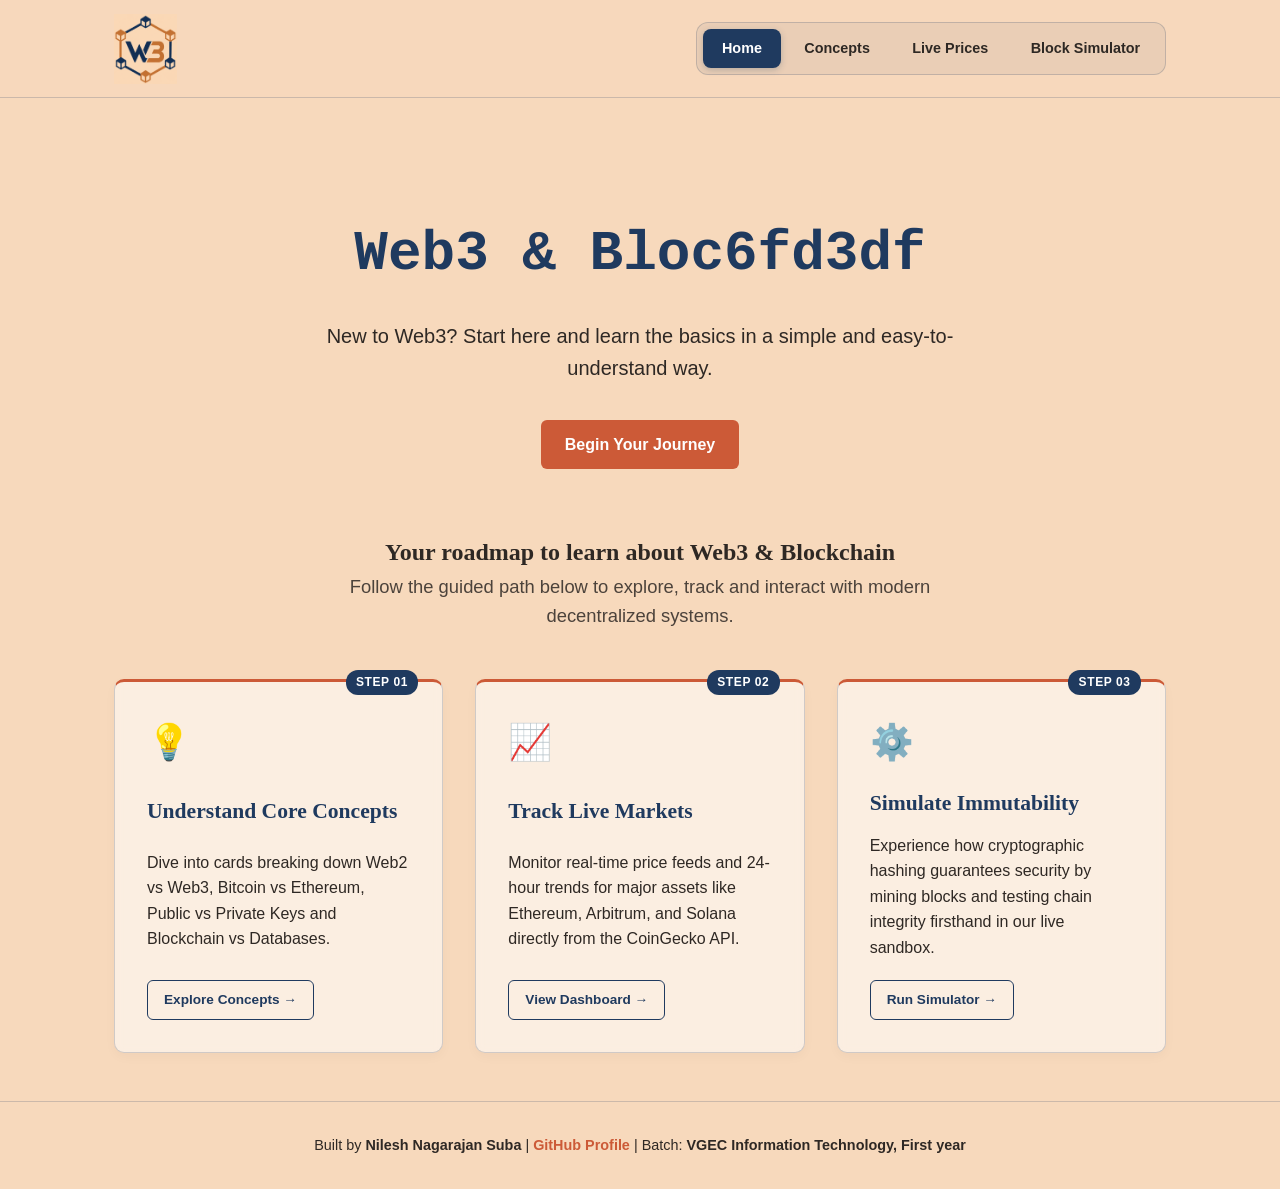
<file: index.html>
<!DOCTYPE html>
<html lang="en">
<head>
  <meta charset="UTF-8" />
  <meta name="viewport" content="width=device-width, initial-scale=1.0" />
  <title>Home | Web3 &amp; Blockchain</title>
  <link rel="stylesheet" href="styles.css" />
</head>
<body>

  <header>
    <div class="nav-container">
      <a href="index.html" class="logo-link">
        <img src="assets/icons/logo.png" alt="Logo" class="logo-img" />
      </a>
      <nav>
        <ul>
          <li><a href="index.html" class="active">Home</a></li>
          <li><a href="concepts.html">Concepts</a></li>
          <li><a href="prices.html">Live Prices</a></li>
          <li><a href="simulator.html">Block Simulator</a></li>
        </ul>
      </nav>
    </div>
  </header>

  <main>
    <!-- Hero Section -->
    <section class="hero">
      <h1 id="hero-decoding-heading" class="decoding-title">Web3 &amp; Blockchain</h1>
      <p>
        New to Web3? Start here and learn the basics in a simple and easy-to-understand way.
      </p>
      <a href="concepts.html" class="btn btn-accent">Begin Your Journey</a>
    </section>

    <!-- Learning Roadmap Section -->
    <section>
      <div class="page-header">
        <h2>Your roadmap to learn about Web3 & Blockchain</h2>
        <p>Follow the guided path below to explore, track and interact with modern decentralized systems.</p>
      </div>

      <div class="feature-grid">
        <!-- Step 1 -->
        <article class="card journey-card">
          <div class="journey-badge">Step 01</div>
          <div class="card-icon">💡</div>
          <h3>Understand Core Concepts</h3>
          <p>
            Dive into cards breaking down Web2 vs Web3, Bitcoin vs Ethereum, Public vs Private Keys and Blockchain vs Databases.
          </p>
          <a href="concepts.html" class="btn btn-step">Explore Concepts &rarr;</a>
        </article>

        <!-- Step 2 -->
        <article class="card journey-card">
          <div class="journey-badge">Step 02</div>
          <div class="card-icon">📈</div>
          <h3>Track Live Markets</h3>
          <p>
            Monitor real-time price feeds and 24-hour trends for major assets like Ethereum, Arbitrum, and Solana directly from the CoinGecko API.
          </p>
          <a href="prices.html" class="btn btn-step">View Dashboard &rarr;</a>
        </article>

        <!-- Step 3 -->
        <article class="card journey-card">
          <div class="journey-badge">Step 03</div>
          <div class="card-icon">⚙️</div>
          <h3>Simulate Immutability</h3>
          <p>
            Experience how cryptographic hashing guarantees security by mining blocks and testing chain integrity firsthand in our live sandbox.
          </p>
          <a href="simulator.html" class="btn btn-step">Run Simulator &rarr;</a>
        </article>
      </div>
    </section>
  </main>

  <footer>
    <p>Built by <strong>Nilesh Nagarajan Suba</strong> | 
      <a href="https://github.com/nileshns-dev" target="_blank">GitHub Profile</a> | 
      Batch: <strong>VGEC Information Technology, First year</strong>
    </p>
  </footer>

  <script src="script.js"></script>
</body>
</html>
</file>
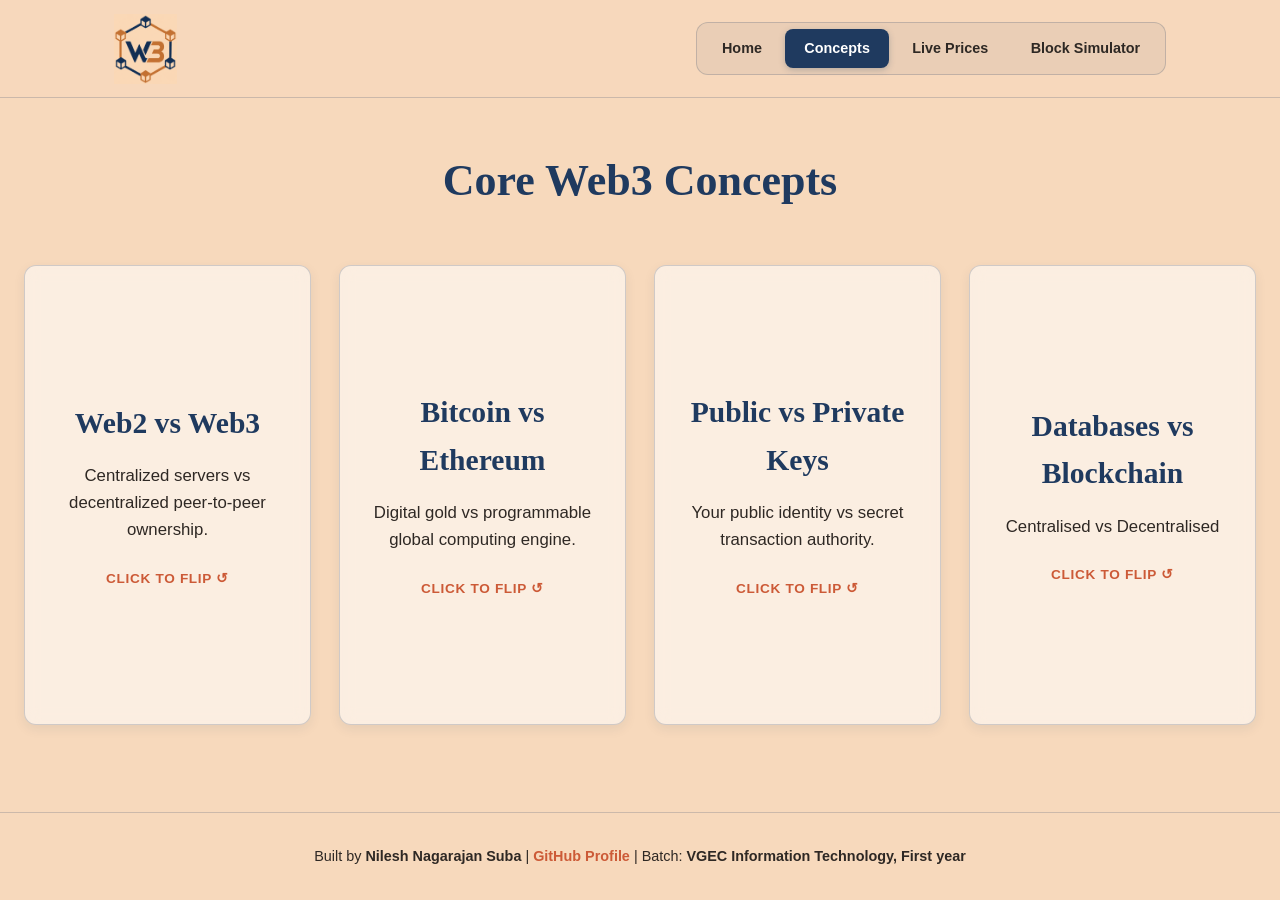
<file: concepts.html>
<!DOCTYPE html>
<html lang="en">
<head>
  <meta charset="UTF-8" />
  <meta name="viewport" content="width=device-width, initial-scale=1.0" />
  <title>Concepts | Web3 &amp; Blockchain</title>
  <link rel="stylesheet" href="styles.css" />
</head>
<body>

  <header>
    <div class="nav-container">
      <a href="index.html" class="logo-link">
        <img src="assets/icons/logo.png" alt="Logo" class="logo-img" />
      </a>
      <nav>
        <ul>
          <li><a href="index.html">Home</a></li>
          <li><a href="concepts.html" class="active">Concepts</a></li>
          <li><a href="prices.html">Live Prices</a></li>
          <li><a href="simulator.html">Block Simulator</a></li>
        </ul>
      </nav>
    </div>
  </header>

  <main>
    <div class="page-header">
      <h1>Core Web3 Concepts</h1>
    </div>

    <div class="comparison-grid">
      <!-- Card 1 -->
      <div class="flip-card">
        <div class="flip-card-inner">
          <div class="flip-card-front">
            <h2>Web2 vs Web3</h2>
            <p>Centralized servers vs decentralized peer-to-peer ownership.</p>
            <span class="flip-hint">Click to Flip ↺</span>
          </div>
          <div class="flip-card-back">
            <h3>Web2 vs Web3</h3>
            <p><strong>Web2:</strong> Web2 is the internet we use every day. We can create content, chat with others and use apps, but most of our data is controlled by companies.</p>
            <p style="margin-top:0.5rem;"><strong>Web3:</strong> Web3 aims to give users more control. Instead of relying on one company, apps use blockchain so users can own their digital identity and assets.</p>
          </div>
        </div>
      </div>

      <!-- Card 2 -->
      <div class="flip-card">
        <div class="flip-card-inner">
          <div class="flip-card-front">
            <h2>Bitcoin vs Ethereum</h2>
            <p>Digital gold vs programmable global computing engine.</p>
            <span class="flip-hint">Click to Flip ↺</span>
          </div>
          <div class="flip-card-back">
            <h3>Bitcoin vs Ethereum</h3>
            <p><strong>Bitcoin:</strong> Bitcoin was mainly created to work as digital money. Its main goal is to let people send and receive value without a bank.</p>
            <p style="margin-top:0.5rem;"><strong>Ethereum:</strong> Ethereum does that too, but it can also run smart contracts and decentralized applications (dApps). Because of this, Ethereum is used for many blockchain projects besides payments.</p>
          </div>
        </div>
      </div>

      <!-- Card 3 -->
      <div class="flip-card">
        <div class="flip-card-inner">
          <div class="flip-card-front">
            <h2>Public vs Private Keys</h2>
            <p>Your public identity vs secret transaction authority.</p>
            <span class="flip-hint">Click to Flip ↺</span>
          </div>
          <div class="flip-card-back">
            <h3>Public vs Private Keys</h3>
            <p><strong>Public Key:</strong> A public key is like your wallet address. You can safely share it with others so they can send you cryptocurrency.</p>
            <p style="margin-top:0.5rem;"><strong>Private Key:</strong> A private key is like the secret key to your wallet. It proves that you own the wallet and lets you access your funds. It should never be shared with anyone.</p>
          </div>
        </div>
      </div>

      <!-- Card 4 -->
      <div class="flip-card">
        <div class="flip-card-inner">
          <div class="flip-card-front">
            <h2>Databases vs Blockchain</h2>
            <p>Centralised vs Decentralised</p>
            <span class="flip-hint">Click to Flip ↺</span>
          </div>
          <div class="flip-card-back">
            <h3>Databases vs Blockchain</h3>
            <p><strong>Databases:</strong> A traditional database is usually managed by one company or organization. It can add, edit, or delete data whenever needed.</p>
            <p style="margin-top:0.5rem;"><strong>Blockchain:</strong> A blockchain stores data in linked blocks that are shared across many computers. Once data is added, it is very difficult to change, making it more transparent and secure.</p>
          </div>
        </div>
      </div>
    </div>
  </main>

  <footer>
    <p>Built by <strong>Nilesh Nagarajan Suba</strong> | 
      <a href="https://github.com/nileshns-dev" target="_blank">GitHub Profile</a> | 
      Batch: <strong>VGEC Information Technology, First year</strong>
    </p>
  </footer>

  <script src="script.js"></script>
</body>
</html>
</file>
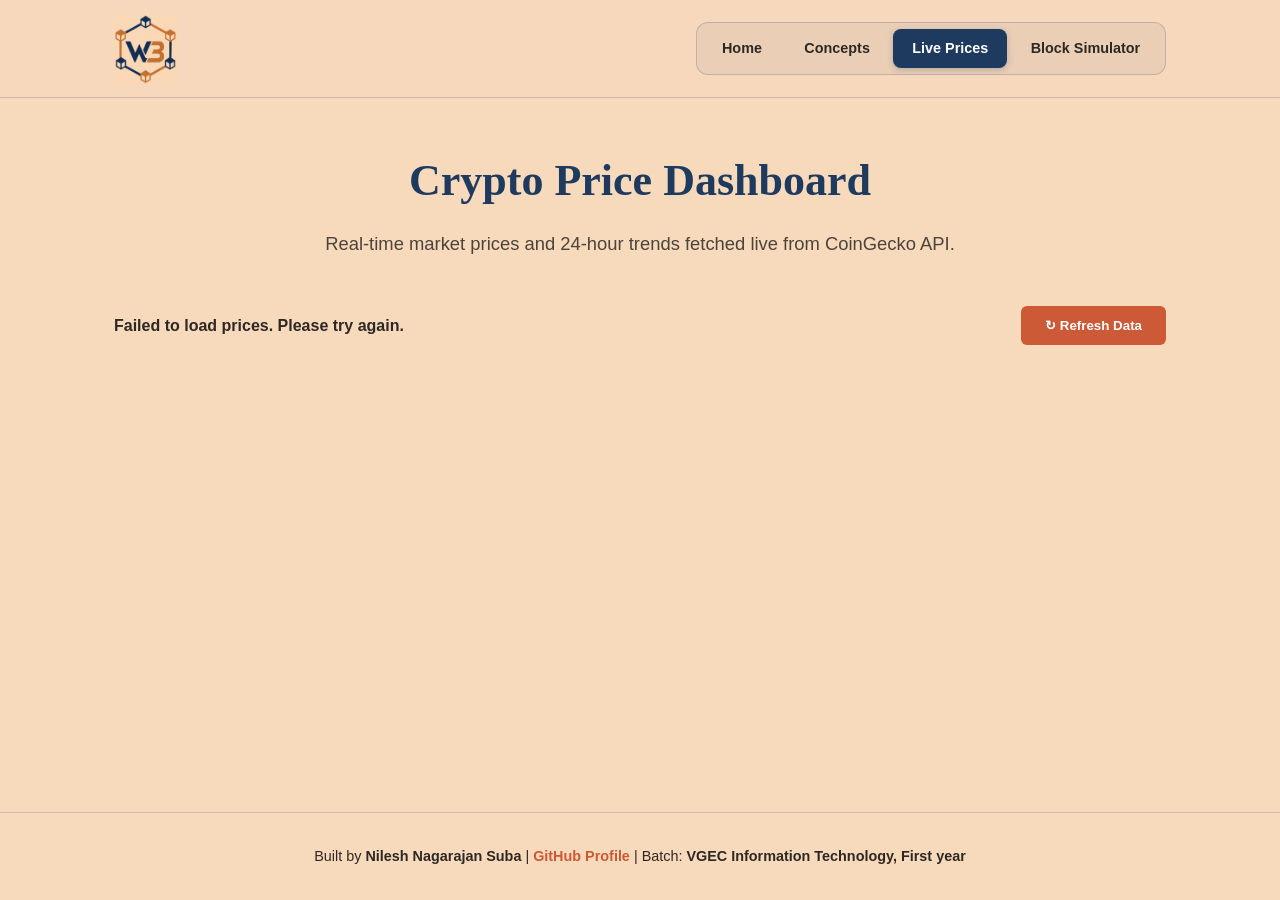
<file: prices.html>
<!DOCTYPE html>
<html lang="en">
<head>
  <meta charset="UTF-8" />
  <meta name="viewport" content="width=device-width, initial-scale=1.0" />
  <title>Live Prices | Web3 &amp; Blockchain</title>
  <link rel="stylesheet" href="styles.css" />
</head>
<body>

  <header>
    <div class="nav-container">
      <a href="index.html" class="logo-link">
        <img src="assets/icons/logo.png" alt="Logo" class="logo-img" />
      </a>
      <nav>
        <ul>
          <li><a href="index.html">Home</a></li>
          <li><a href="concepts.html">Concepts</a></li>
          <li><a href="prices.html" class="active">Live Prices</a></li>
          <li><a href="simulator.html">Block Simulator</a></li>
        </ul>
      </nav>
    </div>
  </header>

  <main>
    <div class="page-header">
      <h1>Crypto Price Dashboard</h1>
      <p>Real-time market prices and 24-hour trends fetched live from CoinGecko API.</p>
    </div>

    <div class="dashboard-controls">
      <span id="api-status" style="font-weight: 600;">Loading prices...</span>
      <button onclick="fetchCryptoPrices()" class="btn btn-accent">↻ Refresh Data</button>
    </div>

    <div id="price-cards-container" class="price-grid"></div>
  </main>

  <footer>
    <p>Built by <strong>Nilesh Nagarajan Suba</strong> |
      <a href="https://github.com/nileshns-dev" target="_blank">GitHub Profile</a> |
      Batch: <strong>VGEC Information Technology, First year</strong>
    </p>
  </footer>

  <script src="script.js"></script>
</body>
</html>
</file>
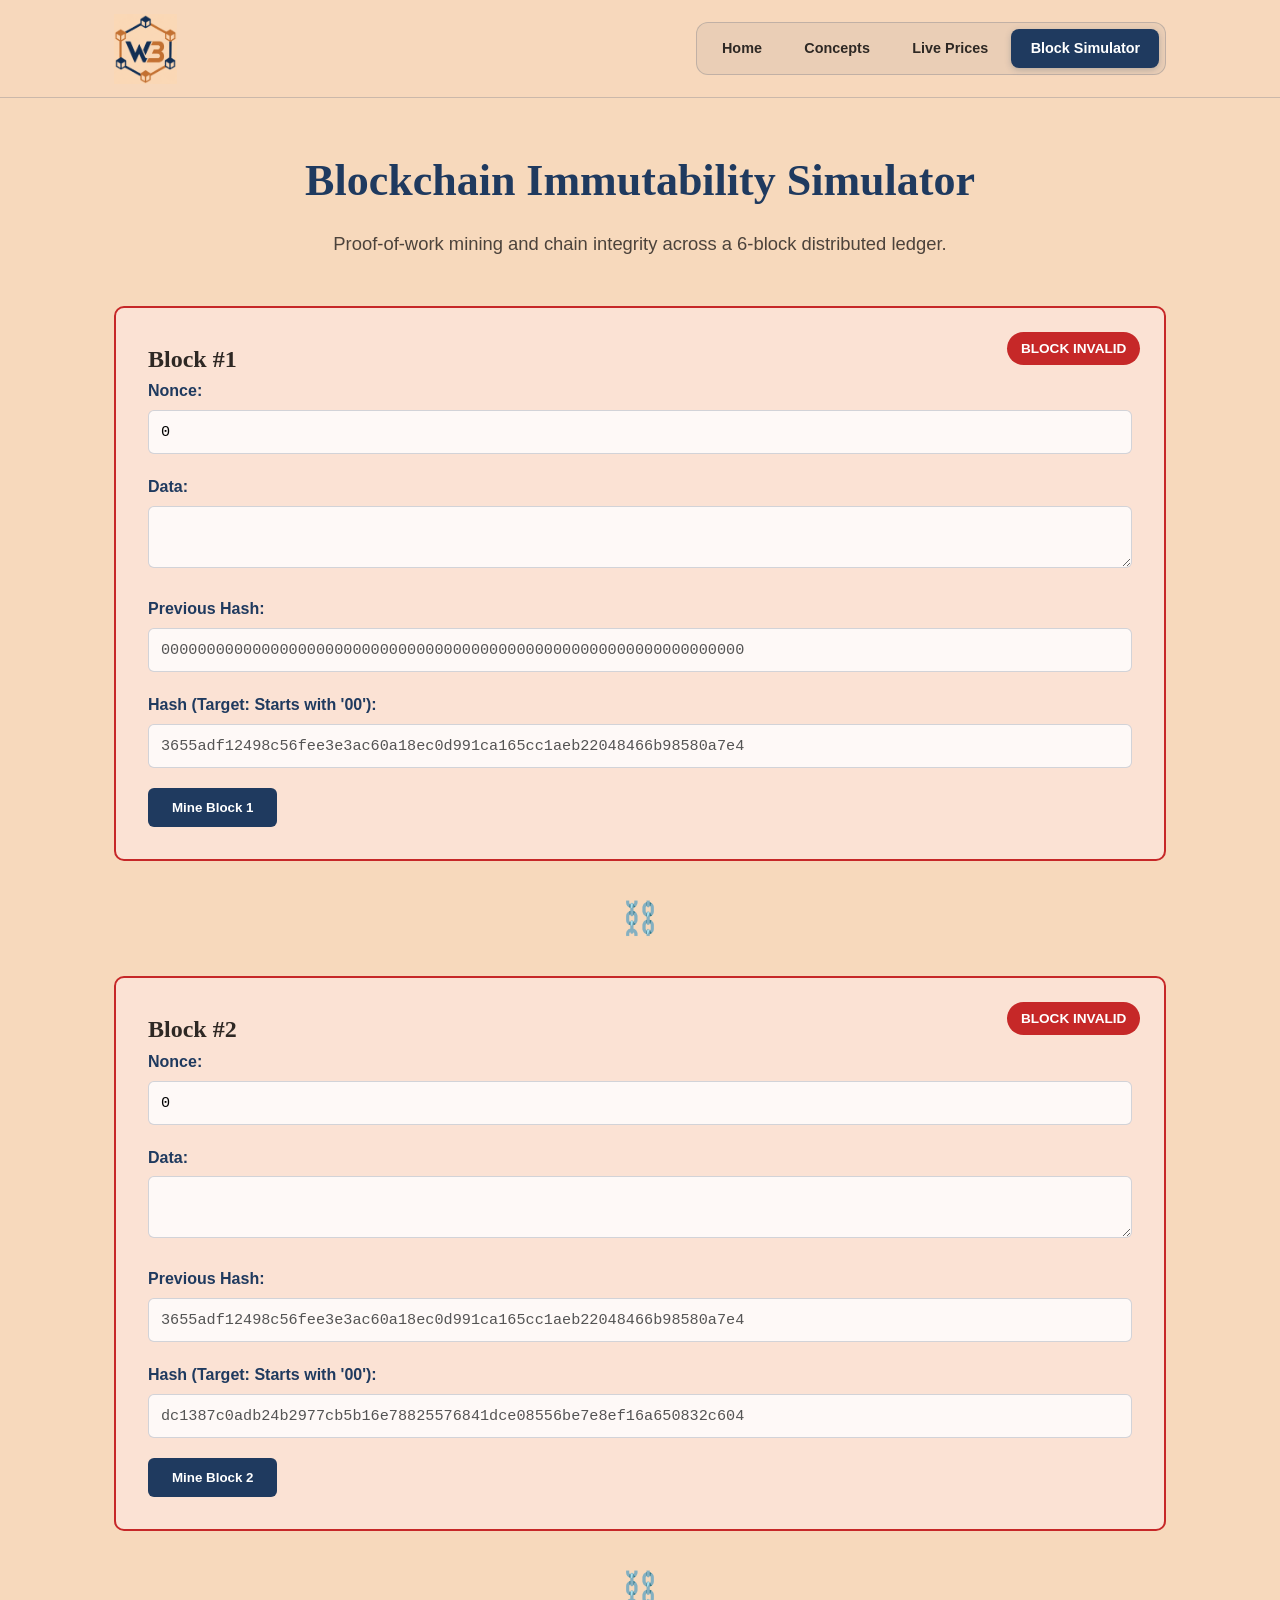
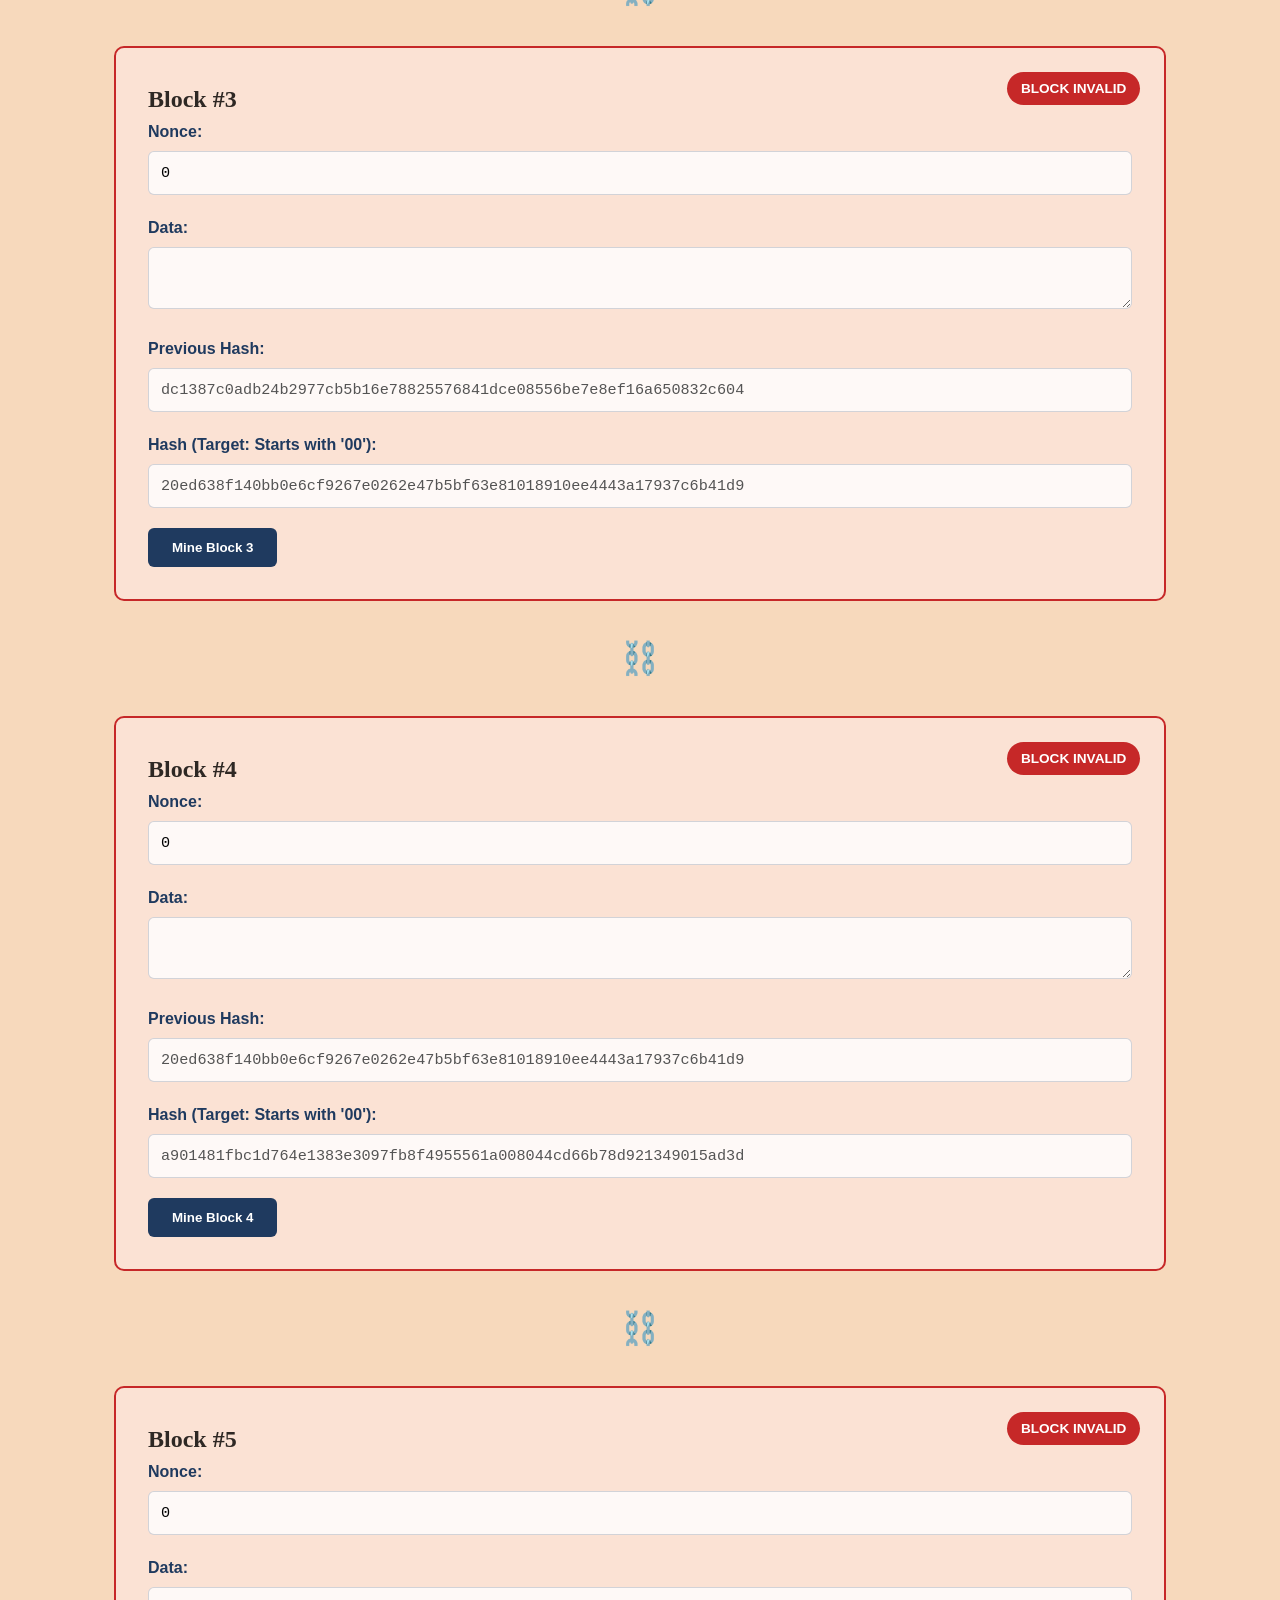
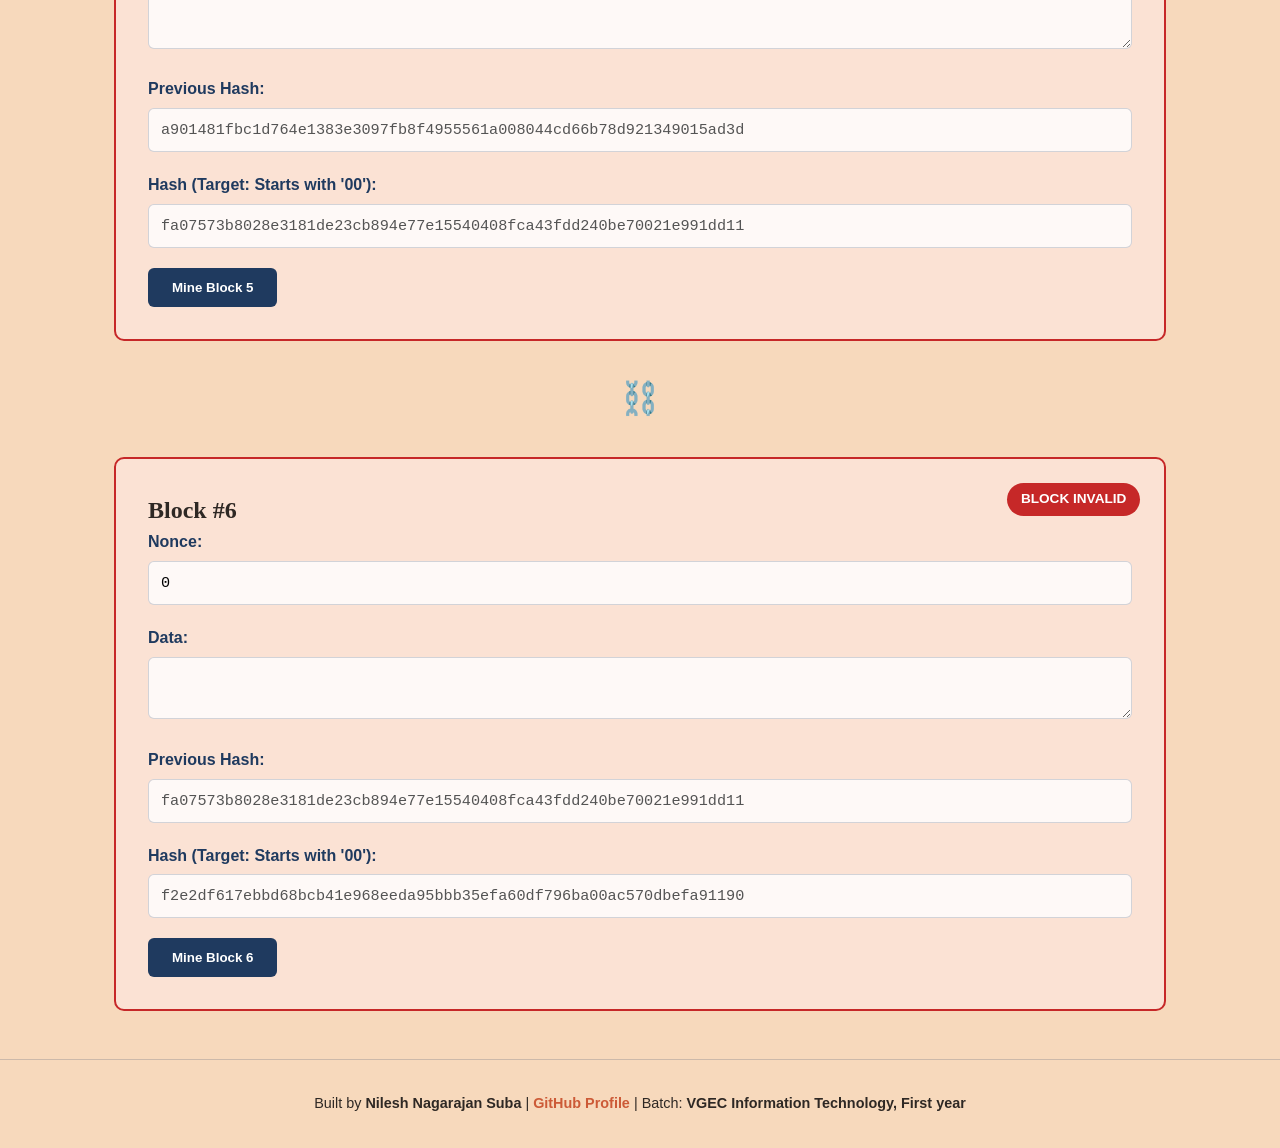
<file: simulator.html>
<!DOCTYPE html>
<html lang="en">
<head>
  <meta charset="UTF-8" />
  <meta name="viewport" content="width=device-width, initial-scale=1.0" />
  <title>Block Simulator | Web3 &amp; Blockchain</title>
  <link rel="stylesheet" href="styles.css" />
</head>
<body>

  <header>
    <div class="nav-container">
      <a href="index.html" class="logo-link">
        <img src="assets/icons/logo.png" alt="Logo" class="logo-img" />
      </a>
      <nav>
        <ul>
          <li><a href="index.html">Home</a></li>
          <li><a href="concepts.html">Concepts</a></li>
          <li><a href="prices.html">Live Prices</a></li>
          <li><a href="simulator.html" class="active">Block Simulator</a></li>
        </ul>
      </nav>
    </div>
  </header>

  <main>
    <div class="page-header">
      <h1>Blockchain Immutability Simulator</h1>
      <p>Proof-of-work mining and chain integrity across a 6-block distributed ledger.</p>
    </div>

    <div class="chain-container">
      <!-- Block 1 -->
      <article class="block-card valid" id="b1-card">
        <span class="status-badge" id="b1-status">Block Valid</span>
        <h2>Block #1</h2>
        <div class="form-group">
          <label>Nonce:</label>
          <input type="number" id="b1-nonce" value="0" oninput="updateChainUI()" />
        </div>
        <div class="form-group">
          <label>Data:</label>
          <textarea id="b1-data" rows="2" oninput="updateChainUI()"></textarea>
        </div>
        <div class="form-group">
          <label>Previous Hash:</label>
          <input type="text" value="0000000000000000000000000000000000000000000000000000000000000000" disabled />
        </div>
        <div class="form-group">
          <label>Hash (Target: Starts with '00'):</label>
          <input type="text" id="b1-hash" disabled />
        </div>
        <button onclick="mineBlock(1)" class="btn">Mine Block 1</button>
      </article>

      <div class="chain-connector">⛓️</div>

      <!-- Block 2 -->
      <article class="block-card valid" id="b2-card">
        <span class="status-badge" id="b2-status">Block Valid</span>
        <h2>Block #2</h2>
        <div class="form-group">
          <label>Nonce:</label>
          <input type="number" id="b2-nonce" value="0" oninput="updateChainUI()" />
        </div>
        <div class="form-group">
          <label>Data:</label>
          <textarea id="b2-data" rows="2" oninput="updateChainUI()"></textarea>
        </div>
        <div class="form-group">
          <label>Previous Hash:</label>
          <input type="text" id="b2-prev" disabled />
        </div>
        <div class="form-group">
          <label>Hash (Target: Starts with '00'):</label>
          <input type="text" id="b2-hash" disabled />
        </div>
        <button onclick="mineBlock(2)" class="btn">Mine Block 2</button>
      </article>

      <div class="chain-connector">⛓️</div>

      <!-- Block 3 -->
      <article class="block-card valid" id="b3-card">
        <span class="status-badge" id="b3-status">Block Valid</span>
        <h2>Block #3</h2>
        <div class="form-group">
          <label>Nonce:</label>
          <input type="number" id="b3-nonce" value="0" oninput="updateChainUI()" />
        </div>
        <div class="form-group">
          <label>Data:</label>
          <textarea id="b3-data" rows="2" oninput="updateChainUI()"></textarea>
        </div>
        <div class="form-group">
          <label>Previous Hash:</label>
          <input type="text" id="b3-prev" disabled />
        </div>
        <div class="form-group">
          <label>Hash (Target: Starts with '00'):</label>
          <input type="text" id="b3-hash" disabled />
        </div>
        <button onclick="mineBlock(3)" class="btn">Mine Block 3</button>
      </article>

      <div class="chain-connector">⛓️</div>

      <!-- Block 4 -->
      <article class="block-card valid" id="b4-card">
        <span class="status-badge" id="b4-status">Block Valid</span>
        <h2>Block #4</h2>
        <div class="form-group">
          <label>Nonce:</label>
          <input type="number" id="b4-nonce" value="0" oninput="updateChainUI()" />
        </div>
        <div class="form-group">
          <label>Data:</label>
          <textarea id="b4-data" rows="2" oninput="updateChainUI()"></textarea>
        </div>
        <div class="form-group">
          <label>Previous Hash:</label>
          <input type="text" id="b4-prev" disabled />
        </div>
        <div class="form-group">
          <label>Hash (Target: Starts with '00'):</label>
          <input type="text" id="b4-hash" disabled />
        </div>
        <button onclick="mineBlock(4)" class="btn">Mine Block 4</button>
      </article>

      <div class="chain-connector">⛓️</div>

      <!-- Block 5 -->
      <article class="block-card valid" id="b5-card">
        <span class="status-badge" id="b5-status">Block Valid</span>
        <h2>Block #5</h2>
        <div class="form-group">
          <label>Nonce:</label>
          <input type="number" id="b5-nonce" value="0" oninput="updateChainUI()" />
        </div>
        <div class="form-group">
          <label>Data:</label>
          <textarea id="b5-data" rows="2" oninput="updateChainUI()"></textarea>
        </div>
        <div class="form-group">
          <label>Previous Hash:</label>
          <input type="text" id="b5-prev" disabled />
        </div>
        <div class="form-group">
          <label>Hash (Target: Starts with '00'):</label>
          <input type="text" id="b5-hash" disabled />
        </div>
        <button onclick="mineBlock(5)" class="btn">Mine Block 5</button>
      </article>

      <div class="chain-connector">⛓️</div>

      <!-- Block 6 -->
      <article class="block-card valid" id="b6-card">
        <span class="status-badge" id="b6-status">Block Valid</span>
        <h2>Block #6</h2>
        <div class="form-group">
          <label>Nonce:</label>
          <input type="number" id="b6-nonce" value="0" oninput="updateChainUI()" />
        </div>
        <div class="form-group">
          <label>Data:</label>
          <textarea id="b6-data" rows="2" oninput="updateChainUI()"></textarea>
        </div>
        <div class="form-group">
          <label>Previous Hash:</label>
          <input type="text" id="b6-prev" disabled />
        </div>
        <div class="form-group">
          <label>Hash (Target: Starts with '00'):</label>
          <input type="text" id="b6-hash" disabled />
        </div>
        <button onclick="mineBlock(6)" class="btn">Mine Block 6</button>
      </article>
    </div>
  </main>

  <footer>
    <p>
      Built by <strong>Nilesh Nagarajan Suba</strong> |
      <a href="https://github.com/nileshns-dev" target="_blank">GitHub Profile</a> |
      Batch: <strong>VGEC Information Technology, First year</strong>
    </p>
  </footer>

  <script src="script.js"></script>
</body>
</html>
</file>
<file: styles.css>
/* GLOBAL THEME & TYPOGRAPHY */

* {
  box-sizing: border-box;
  margin: 0;
  padding: 0;
}

:root {
  --bg-color: #F7D9BC;
  --primary-dark: #1F3A5F;
  --accent-orange: #CC5A37;
  --text-dark: #2E2824;
  --card-bg: rgba(255, 255, 255, 0.55);
  --border-color: rgba(31, 58, 95, 0.2);
  
  --font-serif: "Bookerly", Georgia, "Tiempos Text", "P22 Mackinac", "Times New Roman", serif;
  --font-sans: -apple-system, BlinkMacSystemFont, "Segoe UI", Roboto, sans-serif;
}

body {
  background-color: var(--bg-color);
  color: var(--text-dark);
  font-family: var(--font-sans);
  line-height: 1.6;
  min-height: 100vh;
  display: flex;
  flex-direction: column;
}

h1, h2, h3 {
  font-family: var(--font-serif);
}


/* NAVIGATION BAR & LOGO IMAGE */

header {
  border-bottom: 1px solid var(--border-color);
  background-color: rgba(247, 217, 188, 0.95);
  position: sticky;
  top: 0;
  z-index: 100;
  backdrop-filter: blur(8px);
}

.nav-container {
  max-width: 1100px;
  margin: 0 auto;
  padding: 0.85rem 1.5rem;
  display: flex;
  justify-content: space-between;
  align-items: center;
}

/* Header Logo Image */
.logo-link {
  display: flex;
  align-items: center;
  text-decoration: none;
}

.logo-img {
  height: 70px; /* Height for logo.png */
  width: auto;
  object-fit: contain;
}

/* Segmented Pill Navigation */
nav ul {
  display: flex;
  list-style: none;
  gap: 0.25rem;
  background: rgba(31, 58, 95, 0.06);
  border: 1px solid rgba(31, 58, 95, 0.2);
  padding: 0.35rem;
  border-radius: 12px;
}

nav a {
  text-decoration: none;
  color: var(--text-dark);
  font-weight: 600;
  font-size: 0.9rem;
  padding: 0.5rem 1.2rem;
  border-radius: 8px;
  display: block;
  transition: all 0.2s ease-in-out;
}

nav a:hover:not(.active) {
  color: var(--accent-orange);
  background: rgba(204, 90, 55, 0.08);
}

nav a.active {
  background-color: var(--primary-dark);
  color: #ffffff;
  box-shadow: 0 2px 6px rgba(31, 58, 95, 0.25);
}


/* LAYOUT CONTAINERS */

main {
  flex: 1;
  max-width: 1100px;
  width: 100%;
  margin: 0 auto;
  padding: 3rem 1.5rem;
}

.page-header {
  text-align: center;
  margin-bottom: 3rem;
}

.page-header h1 {
  font-size: 2.75rem;
  color: var(--primary-dark);
  margin-bottom: 0.75rem;
}

.page-header p {
  font-size: 1.15rem;
  color: rgba(46, 40, 36, 0.85);
  max-width: 650px;
  margin: 0 auto;
}

/* Button Component */
.btn {
  display: inline-block;
  background-color: var(--primary-dark);
  color: #ffffff;
  padding: 0.75rem 1.5rem;
  border-radius: 6px;
  text-decoration: none;
  font-weight: 600;
  border: none;
  cursor: pointer;
  transition: background-color 0.2s ease, transform 0.15s ease;
}

.btn:hover {
  background-color: #142742;
  transform: translateY(-1px);
}

.btn-accent {
  background-color: var(--accent-orange);
}

.btn-accent:hover {
  background-color: #b04929;
}


/* PAGE 1: HERO & DECODING TITLE */

.hero {
  text-align: center;
  padding: 4rem 1rem;
}

.decoding-title {
  font-family: 'Courier New', Courier, monospace !important;
  font-size: clamp(1.8rem, 4.5vw, 3.5rem);
  font-weight: 700;
  color: var(--primary-dark);
  text-align: center;
  margin: 0 auto 1.25rem auto;
  white-space: nowrap;
  min-height: 1.2em;
  display: block;
}

.hero p {
  font-size: 1.25rem;
  max-width: 680px;
  margin: 0 auto 2.25rem;
}

.feature-grid {
  display: grid;
  grid-template-columns: repeat(auto-fit, minmax(280px, 1fr));
  gap: 2rem;
  margin-top: 2rem;
}

.card {
  background: var(--card-bg);
  border: 1px solid var(--border-color);
  border-radius: 10px;
  padding: 2rem;
  backdrop-filter: blur(5px);
  box-shadow: 0 4px 12px rgba(0,0,0,0.03);
  transition: transform 0.2s ease;
}

.card:hover {
  transform: translateY(-3px);
}

.card-icon {
  font-size: 2.2rem;
  margin-bottom: 1rem;
}

.card h3 {
  font-size: 1.35rem;
  color: var(--primary-dark);
  margin-bottom: 0.75rem;
}


/* PAGE 2: GLOWING & FLIPPABLE CONCEPT CARDS */

/* Main container on the concepts page */
body:has(.comparison-grid) main {
  max-width: 1400px; 
}

.comparison-grid {
  display: grid;
  grid-template-columns: repeat(4, 1fr); /* 4 equal columns in a single row */
  gap: 1.75rem;
  width: 100%;
}

/* 3D Flip Container */
.flip-card {
  background-color: transparent;
  height: 460px; 
  perspective: 1000px;
  cursor: pointer;
}

.flip-card-inner {
  position: relative;
  width: 100%;
  height: 100%;
  text-align: center;
  transition: transform 0.6s cubic-bezier(0.4, 0.2, 0.2, 1);
  transform-style: preserve-3d;
}

/* Trigger flip when class is toggled by JS */
.flip-card.flipped .flip-card-inner {
  transform: rotateY(180deg);
}

/* Front & Back Common Styling */
.flip-card-front, .flip-card-back {
  position: absolute;
  width: 100%;
  height: 100%;
  -webkit-backface-visibility: hidden;
  backface-visibility: hidden;
  border-radius: 12px;
  border: 1px solid var(--border-color);
  background: var(--card-bg);
  backdrop-filter: blur(8px);
  display: flex;
  flex-direction: column;
  justify-content: flex-start; /* Aligns long text cleanly from top */
  box-shadow: 0 4px 12px rgba(31, 58, 95, 0.08);
  transition: box-shadow 0.3s ease, border-color 0.3s ease;
  overflow-y: auto; /* Adds scrolling if content ever exceeds height */
}

/* Glowing Hover Effect */
.flip-card:hover .flip-card-front,
.flip-card:hover .flip-card-back {
  border-color: var(--accent-orange);
  box-shadow: 0 0 20px rgba(204, 90, 55, 0.35), 0 8px 24px rgba(31, 58, 95, 0.15);
}

/* Front Side Content Styling */
.flip-card-front {
  padding: 2.5rem 1.75rem;
  align-items: center;
  justify-content: center;
}

.flip-card-front h2 {
  color: var(--primary-dark);
  font-size: 1.85rem;
  margin-bottom: 1rem;
}

.flip-card-front p {
  font-size: 1.05rem;
}

.flip-hint {
  font-size: 0.85rem;
  color: var(--accent-orange);
  font-weight: 700;
  margin-top: 1.5rem;
  text-transform: uppercase;
  letter-spacing: 0.05em;
}

/* Back Side Content Styling */
.flip-card-back {
  transform: rotateY(180deg);
  background: rgba(31, 58, 95, 0.96);
  color: #ffffff;
  text-align: left;
  align-items: flex-start;
  padding: 2.25rem 1.75rem;
}

.flip-card-back h3 {
  color: var(--bg-color);
  font-size: 1.45rem;
  margin-bottom: 1rem;
  border-bottom: 1px solid rgba(247, 217, 188, 0.3);
  padding-bottom: 0.35rem;
  width: 100%;
}

.flip-card-back p {
  font-size: 1rem;
  line-height: 1.6;
  color: #f0e6dd;
  margin-bottom: 0.75rem;
}

/* Responsiveness: Smooth horizontal scroll track on mobile screens */
@media (max-width: 1024px) {
  .comparison-grid {
    display: flex;
    overflow-x: auto;
    padding-bottom: 1rem;
    scroll-snap-type: x mandatory;
  }
  
  .flip-card {
    min-width: 320px;
    flex: 0 0 auto;
    scroll-snap-align: start;
  }
}


/* PAGE 3: LIVE PRICES DASHBOARD (8 CRYPTOS) */

.dashboard-controls {
  display: flex;
  justify-content: space-between;
  align-items: center;
  margin-bottom: 2rem;
}

.price-grid {
  display: grid;
  grid-template-columns: repeat(auto-fit, minmax(230px, 1fr));
  gap: 1.5rem;
}

.price-card {
  background: var(--card-bg);
  border: 1px solid var(--border-color);
  border-radius: 10px;
  padding: 1.5rem;
  text-align: center;
  box-shadow: 0 4px 12px rgba(0,0,0,0.03);
  transition: transform 0.2s ease, box-shadow 0.2s ease;
}

.price-card:hover {
  transform: translateY(-2px);
  box-shadow: 0 6px 16px rgba(31, 58, 95, 0.12);
}

.coin-name {
  font-size: 1.15rem;
  color: var(--primary-dark);
  font-weight: 700;
  margin-bottom: 0.5rem;
}

.coin-price {
  font-size: 1.7rem;
  font-weight: 700;
  margin-bottom: 0.5rem;
}

.price-change {
  font-weight: 700;
  font-size: 0.9rem;
  padding: 0.25rem 0.65rem;
  border-radius: 20px;
  display: inline-block;
}

.price-change.up {
  background-color: rgba(46, 125, 50, 0.15);
  color: #2e7d32;
}

.price-change.down {
  background-color: rgba(198, 40, 40, 0.15);
  color: #c62828;
}


/* PAGE 4: BLOCK SIMULATOR (6 BLOCKS) */

.chain-container {
  display: flex;
  flex-direction: column;
  gap: 2rem;
}

.block-card {
  background: var(--card-bg);
  border: 2px solid var(--border-color);
  border-radius: 10px;
  padding: 2rem;
  position: relative;
  transition: border-color 0.3s ease, background-color 0.3s ease;
}

.block-card.valid {
  border-color: #2e7d32;
  background: rgba(232, 245, 233, 0.5);
}

.block-card.invalid {
  border-color: #c62828;
  background: rgba(255, 235, 238, 0.5);
}

.status-badge {
  position: absolute;
  top: 1.5rem;
  right: 1.5rem;
  font-weight: 700;
  padding: 0.35rem 0.85rem;
  border-radius: 20px;
  font-size: 0.85rem;
  text-transform: uppercase;
}

.valid .status-badge {
  background-color: #2e7d32;
  color: #ffffff;
}

.invalid .status-badge {
  background-color: #c62828;
  color: #ffffff;
}

.form-group {
  margin-bottom: 1.25rem;
}

.form-group label {
  display: block;
  font-weight: 600;
  margin-bottom: 0.4rem;
  color: var(--primary-dark);
}

.form-group input, .form-group textarea {
  width: 100%;
  padding: 0.75rem;
  border: 1px solid var(--border-color);
  border-radius: 6px;
  font-family: 'Courier New', Courier, monospace;
  font-size: 0.95rem;
  background: rgba(255, 255, 255, 0.8);
}

.chain-connector {
  text-align: center;
  font-size: 2rem;
  color: var(--primary-dark);
}


/* FOOTER */

footer {
  border-top: 1px solid var(--border-color);
  padding: 2rem 1.5rem;
  text-align: center;
  font-size: 0.9rem;
  margin-top: auto;
}

footer a {
  color: var(--accent-orange);
  text-decoration: none;
  font-weight: 600;
}

footer a:hover {
  text-decoration: underline;
}

@media (max-width: 768px) {
  .nav-container { flex-direction: column; gap: 1rem; }
}


/* JOURNEY CARDS STYLING (INDEX PAGE) */

.journey-card {
  position: relative;
  display: flex;
  flex-direction: column;
  justify-content: space-between;
  border-top: 3px solid var(--accent-orange);
}

.journey-badge {
  position: absolute;
  top: -12px;
  right: 1.5rem;
  background-color: var(--primary-dark);
  color: #ffffff;
  font-size: 0.75rem;
  font-weight: 700;
  padding: 0.2rem 0.65rem;
  border-radius: 12px;
  letter-spacing: 0.05em;
  text-transform: uppercase;
}

.btn-step {
  margin-top: 1.25rem;
  font-size: 0.85rem;
  padding: 0.5rem 1rem;
  align-self: flex-start;
  background-color: transparent;
  color: var(--primary-dark);
  border: 1px solid var(--primary-dark);
}

.btn-step:hover {
  background-color: var(--primary-dark);
  color: #ffffff;
}
</file>
